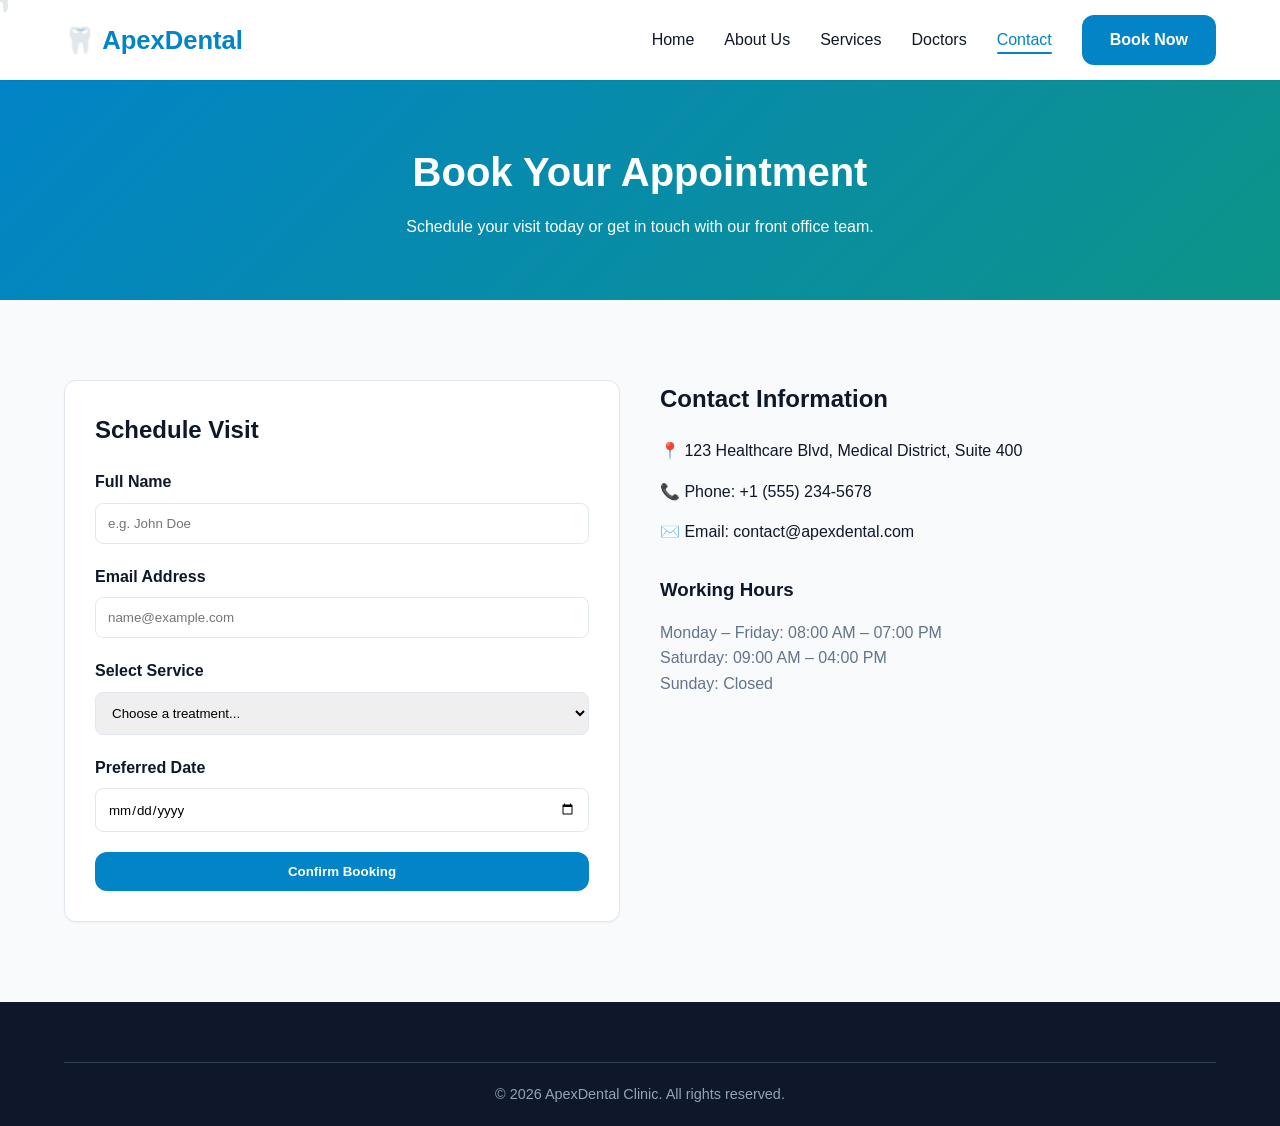
<file: contact.html>
<!DOCTYPE html>
<html lang="en">
<head>
  <meta charset="UTF-8">
  <meta name="viewport" content="width=device-width, initial-scale=1.0">
  <title>Contact & Booking | Apex Dental</title>
  <link rel="stylesheet" href="style.css">
</head>
<body>

  <header class="header">
    <div class="container navbar">
      <a href="index.html" class="logo">🦷 ApexDental</a>
      <ul class="nav-menu" id="navMenu">
        <li><a href="index.html" class="nav-link">Home</a></li>
        <li><a href="about.html" class="nav-link">About Us</a></li>
        <li><a href="services.html" class="nav-link">Services</a></li>
        <li><a href="doctors.html" class="nav-link">Doctors</a></li>
        <li><a href="contact.html" class="nav-link active">Contact</a></li>
        <li><a href="contact.html" class="btn btn-primary">Book Now</a></li>
      </ul>
      <div class="hamburger" id="hamburger">☰</div>
    </div>
  </header>

  <div class="page-header">
    <div class="container">
      <h1>Book Your Appointment</h1>
      <p>Schedule your visit today or get in touch with our front office team.</p>
    </div>
  </div>

  <section class="section-padding">
    <div class="container contact-wrapper">
      <!-- Booking Form -->
      <form action="https://formspree.io/f/xrpbgjzb" method="POST"  class="contact-form" id="appointmentForm">
        <h2 style="margin-bottom: 20px;">Schedule Visit</h2>
        <div class="form-group">
          <label for="name">Full Name</label>
          <input type="text" id="name" class="form-control" placeholder="e.g. John Doe" required>
        </div>
        <div class="form-group">
          <label for="email">Email Address</label>
          <input type="email" id="email" class="form-control" placeholder="name@example.com" required>
        </div>
        <div class="form-group">
          <label for="service">Select Service</label>
          <select id="service" class="form-control" required>
            <option value="">Choose a treatment...</option>
            <option value="checkup">General Checkup</option>
            <option value="whitening">Teeth Whitening</option>
            <option value="implant">Dental Implant</option>
            <option value="orthodontics">Orthodontics</option>
          </select>
        </div>
        <div class="form-group">
          <label for="date">Preferred Date</label>
          <input type="date" id="date" class="form-control" required>
        </div>
        <button type="submit" class="btn btn-primary" style="width: 100%;">Confirm Booking</button>
      </form>

      <!-- Location & Info -->
      <div>
        <h2 style="margin-bottom: 20px;">Contact Information</h2>
        <p style="margin-bottom: 15px;">📍 123 Healthcare Blvd, Medical District, Suite 400</p>
        <p style="margin-bottom: 15px;">📞 Phone: +1 (555) 234-5678</p>
        <p style="margin-bottom: 15px;">✉️ Email: contact@apexdental.com</p>
        
        <h3 style="margin: 30px 0 15px;">Working Hours</h3>
        <p style="color: var(--text-muted);">Monday – Friday: 08:00 AM – 07:00 PM</p>
        <p style="color: var(--text-muted);">Saturday: 09:00 AM – 04:00 PM</p>
        <p style="color: var(--text-muted);">Sunday: Closed</p>
      </div>
    </div>
  </section>

  <footer class="footer">
    <div class="container footer-bottom">
      <p>&copy; 2026 ApexDental Clinic. All rights reserved.</p>
    </div>
  </footer>

  <script src="main.js"></script>
</body>
</html>
</file>
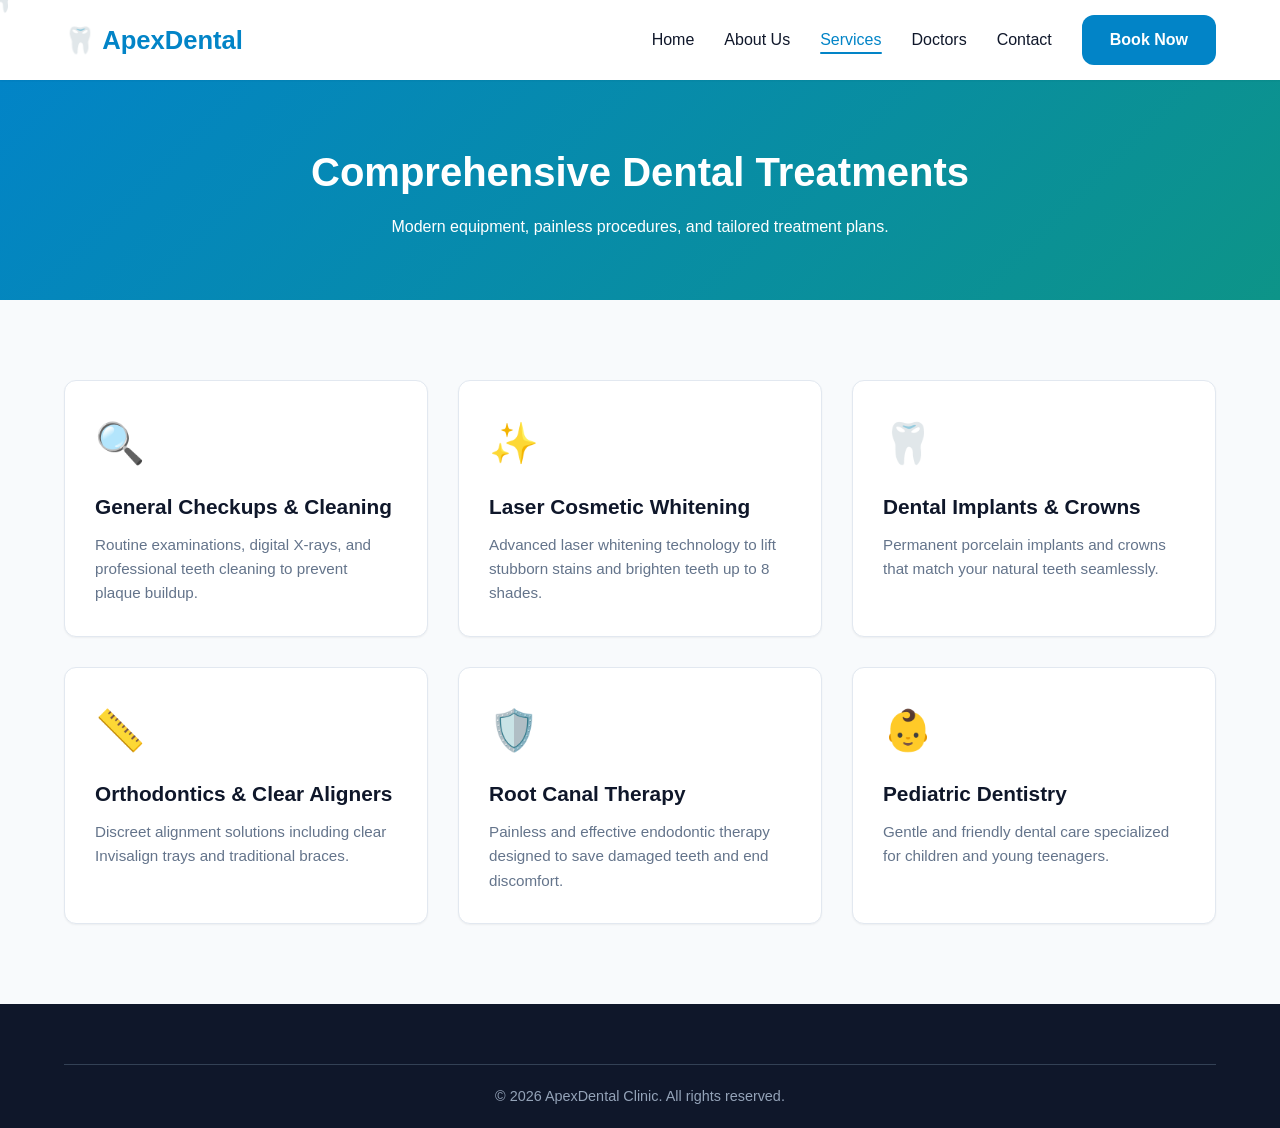
<file: services.html>
<!DOCTYPE html>
<html lang="en">
<head>
  <meta charset="UTF-8">
  <meta name="viewport" content="width=device-width, initial-scale=1.0">
  <title>Our Services | Apex Dental</title>
  <link rel="stylesheet" href="style.css">
</head>
<body>

  <header class="header">
    <div class="container navbar">
      <a href="index.html" class="logo">🦷 ApexDental</a>
      <ul class="nav-menu" id="navMenu">
        <li><a href="index.html" class="nav-link">Home</a></li>
        <li><a href="about.html" class="nav-link">About Us</a></li>
        <li><a href="services.html" class="nav-link active">Services</a></li>
        <li><a href="doctors.html" class="nav-link">Doctors</a></li>
        <li><a href="contact.html" class="nav-link">Contact</a></li>
        <li><a href="contact.html" class="btn btn-primary">Book Now</a></li>
      </ul>
      <div class="hamburger" id="hamburger">☰</div>
    </div>
  </header>

  <div class="page-header">
    <div class="container">
      <h1>Comprehensive Dental Treatments</h1>
      <p>Modern equipment, painless procedures, and tailored treatment plans.</p>
    </div>
  </div>

  <section class="section-padding">
    <div class="container">
      <div class="services-grid">
        <div class="service-card">
          <span class="service-icon">🔍</span>
          <h3>General Checkups & Cleaning</h3>
          <p>Routine examinations, digital X-rays, and professional teeth cleaning to prevent plaque buildup.</p>
        </div>
        <div class="service-card">
          <span class="service-icon">✨</span>
          <h3>Laser Cosmetic Whitening</h3>
          <p>Advanced laser whitening technology to lift stubborn stains and brighten teeth up to 8 shades.</p>
        </div>
        <div class="service-card">
          <span class="service-icon">🦷</span>
          <h3>Dental Implants & Crowns</h3>
          <p>Permanent porcelain implants and crowns that match your natural teeth seamlessly.</p>
        </div>
        <div class="service-card">
          <span class="service-icon">📏</span>
          <h3>Orthodontics & Clear Aligners</h3>
          <p>Discreet alignment solutions including clear Invisalign trays and traditional braces.</p>
        </div>
        <div class="service-card">
          <span class="service-icon">🛡️</span>
          <h3>Root Canal Therapy</h3>
          <p>Painless and effective endodontic therapy designed to save damaged teeth and end discomfort.</p>
        </div>
        <div class="service-card">
          <span class="service-icon">👶</span>
          <h3>Pediatric Dentistry</h3>
          <p>Gentle and friendly dental care specialized for children and young teenagers.</p>
        </div>
      </div>
    </div>
  </section>

  <footer class="footer">
    <div class="container footer-bottom">
      <p>&copy; 2026 ApexDental Clinic. All rights reserved.</p>
    </div>
  </footer>

  <script src="main.js"></script>
</body>
</html>
</file>
<file: style.css>
/* ==========================================================================
   Dental Clinic - Custom Design System
   ========================================================================== */
:root {
  --primary-color: #0284c7;
  --primary-dark: #0369a1;
  --secondary-color: #0d9488;
  --accent-color: #f0f9ff;
  --text-dark: #0f172a;
  --text-muted: #64748b;
  --white: #ffffff;
  --bg-light: #f8fafc;
  --border-color: #e2e8f0;
  --shadow-sm: 0 1px 2px 0 rgb(0 0 0 / 0.05);
  --shadow-md: 0 4px 6px -1px rgb(0 0 0 / 0.1), 0 2px 4px -2px rgb(0 0 0 / 0.1);
  --shadow-lg: 0 10px 15px -3px rgb(0 0 0 / 0.1), 0 4px 6px -4px rgb(0 0 0 / 0.1);
  --transition: all 0.3s ease;
  --radius: 12px;
}
/* Custom Tooth Cursor (Desktop) */
@media (pointer: fine) {
  * {
    cursor: none !important;
  }
}

.custom-cursor {
  position: fixed;
  top: 0;
  left: 0;
  width: 32px;
  height: 32px;
  font-size: 24px;
  pointer-events: none;
  z-index: 9999;
  transform: translate(-50%, -50%);
  transition: transform 0.1s ease-out, filter 0.2s ease;
  user-select: none;
  display: flex;
  align-items: center;
  justify-content: center;
}

.custom-cursor.active {
  transform: translate(-50%, -50%) scale(1.3) rotate(-15deg);
  filter: drop-shadow(0 0 8px rgba(2, 132, 199, 0.6));
}

* {
  margin: 0;
  padding: 0;
  box-sizing: border-box;
  font-family: 'Segoe UI', Tahoma, Geneva, Verdana, sans-serif;
}

html {
  scroll-behavior: smooth;
}

body {
  background-color: var(--bg-light);
  color: var(--text-dark);
  line-height: 1.6;
}

a {
  text-decoration: none;
  color: inherit;
}

ul {
  list-style: none;
}

/* Base Utility Classes */
.container {
  width: 90%;
  max-width: 1200px;
  margin: 0 auto;
}

.btn {
  display: inline-block;
  padding: 12px 28px;
  border-radius: var(--radius);
  font-weight: 600;
  cursor: pointer;
  transition: var(--transition);
  border: none;
}

.btn-primary {
  background-color: var(--primary-color);
  color: var(--white);
}

.btn-primary:hover {
  background-color: var(--primary-dark);
  transform: translateY(-2px);
  box-shadow: var(--shadow-md);
}

.btn-secondary {
  background-color: transparent;
  color: var(--primary-color);
  border: 2px solid var(--primary-color);
}

.btn-secondary:hover {
  background-color: var(--primary-color);
  color: var(--white);
}

.section-padding {
  padding: 80px 0;
}

.section-title {
  text-align: center;
  margin-bottom: 50px;
}

.section-title h2 {
  font-size: 2.2rem;
  color: var(--text-dark);
  margin-bottom: 10px;
}

.section-title p {
  color: var(--text-muted);
  max-width: 600px;
  margin: 0 auto;
}

/* Header & Navigation */
.header {
  background-color: var(--white);
  box-shadow: var(--shadow-sm);
  position: sticky;
  top: 0;
  z-index: 1000;
}

.navbar {
  display: flex;
  justify-content: space-between;
  align-items: center;
  height: 80px;
}

.logo {
  font-size: 1.6rem;
  font-weight: 700;
  color: var(--primary-color);
  display: flex;
  align-items: center;
  gap: 8px;
}

.nav-menu {
  display: flex;
  gap: 30px;
  align-items: center;
}

.nav-link {
  font-weight: 500;
  color: var(--text-dark);
  transition: var(--transition);
  position: relative;
}

.nav-link:hover, .nav-link.active {
  color: var(--primary-color);
}

.nav-link.active::after {
  content: '';
  position: absolute;
  bottom: -6px;
  left: 0;
  width: 100%;
  height: 2px;
  background-color: var(--primary-color);
  border-radius: 2px;
}

.hamburger {
  display: none;
  cursor: pointer;
  font-size: 1.5rem;
}

/* Hero Section */
.hero {
  background: linear-gradient(135deg, var(--accent-color) 0%, #ffffff 100%);
  padding: 100px 0 80px;
}

.hero-wrapper {
  display: grid;
  grid-template-columns: 1fr 1fr;
  gap: 40px;
  align-items: center;
}

.hero-content h1 {
  font-size: 3rem;
  line-height: 1.2;
  margin-bottom: 20px;
  color: var(--text-dark);
}

.hero-content p {
  font-size: 1.1rem;
  color: var(--text-muted);
  margin-bottom: 30px;
}

.hero-btn-group {
  display: flex;
  gap: 15px;
}

.hero-image img {
  width: 100%;
  border-radius: var(--radius);
  box-shadow: var(--shadow-lg);
  object-fit: cover;
}

/* Page Header (Subpages) */
.page-header {
  background: linear-gradient(135deg, var(--primary-color), var(--secondary-color));
  color: var(--white);
  padding: 60px 0;
  text-align: center;
}

.page-header h1 {
  font-size: 2.5rem;
  margin-bottom: 10px;
}

/* Grid Layouts */
.services-grid, .doctors-grid {
  display: grid;
  grid-template-columns: repeat(auto-fit, minmax(280px, 1fr));
  gap: 30px;
}

/* Service Card */
.service-card {
  background: var(--white);
  padding: 30px;
  border-radius: var(--radius);
  box-shadow: var(--shadow-sm);
  border: 1px solid var(--border-color);
  transition: var(--transition);
}

.service-card:hover {
  transform: translateY(-5px);
  box-shadow: var(--shadow-lg);
}

.service-icon {
  font-size: 2.5rem;
  margin-bottom: 15px;
  display: inline-block;
}

.service-card h3 {
  font-size: 1.3rem;
  margin-bottom: 10px;
}

.service-card p {
  color: var(--text-muted);
  font-size: 0.95rem;
}

/* Doctor Card */
.doctor-card {
  background: var(--white);
  border-radius: var(--radius);
  overflow: hidden;
  box-shadow: var(--shadow-sm);
  border: 1px solid var(--border-color);
  transition: var(--transition);
}

.doctor-card:hover {
  transform: translateY(-5px);
  box-shadow: var(--shadow-lg);
}

.doctor-card img {
  width: 100%;
  height: 280px;
  object-fit: cover;
}

.doctor-info {
  padding: 20px;
}

.doctor-info h3 {
  font-size: 1.2rem;
  margin-bottom: 5px;
}

.doctor-info span {
  color: var(--primary-color);
  font-size: 0.9rem;
  font-weight: 600;
  display: block;
  margin-bottom: 10px;
}

.doctor-info p {
  color: var(--text-muted);
  font-size: 0.9rem;
}

/* Contact Section & Form */
.contact-wrapper {
  display: grid;
  grid-template-columns: 1fr 1fr;
  gap: 40px;
}

.contact-form {
  background: var(--white);
  padding: 30px;
  border-radius: var(--radius);
  box-shadow: var(--shadow-sm);
  border: 1px solid var(--border-color);
}

.form-group {
  margin-bottom: 20px;
}

.form-group label {
  display: block;
  margin-bottom: 8px;
  font-weight: 600;
}

.form-control {
  width: 100%;
  padding: 12px;
  border: 1px solid var(--border-color);
  border-radius: 8px;
  outline: none;
  transition: var(--transition);
}

.form-control:focus {
  border-color: var(--primary-color);
  box-shadow: 0 0 0 3px rgba(2, 132, 199, 0.15);
}

/* Footer */
.footer {
  background-color: var(--text-dark);
  color: var(--white);
  padding: 60px 0 20px;
}

.footer-grid {
  display: grid;
  grid-template-columns: repeat(auto-fit, minmax(220px, 1fr));
  gap: 40px;
  margin-bottom: 40px;
}

.footer-col h4 {
  font-size: 1.2rem;
  margin-bottom: 20px;
  color: var(--white);
}

.footer-col ul li {
  margin-bottom: 10px;
}

.footer-col ul li a {
  color: #94a3b8;
  transition: var(--transition);
}

.footer-col ul li a:hover {
  color: var(--white);
}

.footer-bottom {
  text-align: center;
  padding-top: 20px;
  border-top: 1px solid #334155;
  color: #94a3b8;
  font-size: 0.9rem;
}

/* Responsive Styles */
@media (max-width: 768px) {
  .hero-wrapper, .contact-wrapper {
    grid-template-columns: 1fr;
  }

  .nav-menu {
    position: fixed;
    top: 80px;
    left: -100%;
    flex-direction: column;
    background-color: var(--white);
    width: 100%;
    padding: 30px 0;
    box-shadow: var(--shadow-md);
    transition: var(--transition);
  }

  .nav-menu.active {
    left: 0;
  }

  .hamburger {
    display: block;
  }

  .hero-content h1 {
    font-size: 2.2rem;
  }
}
</file>
